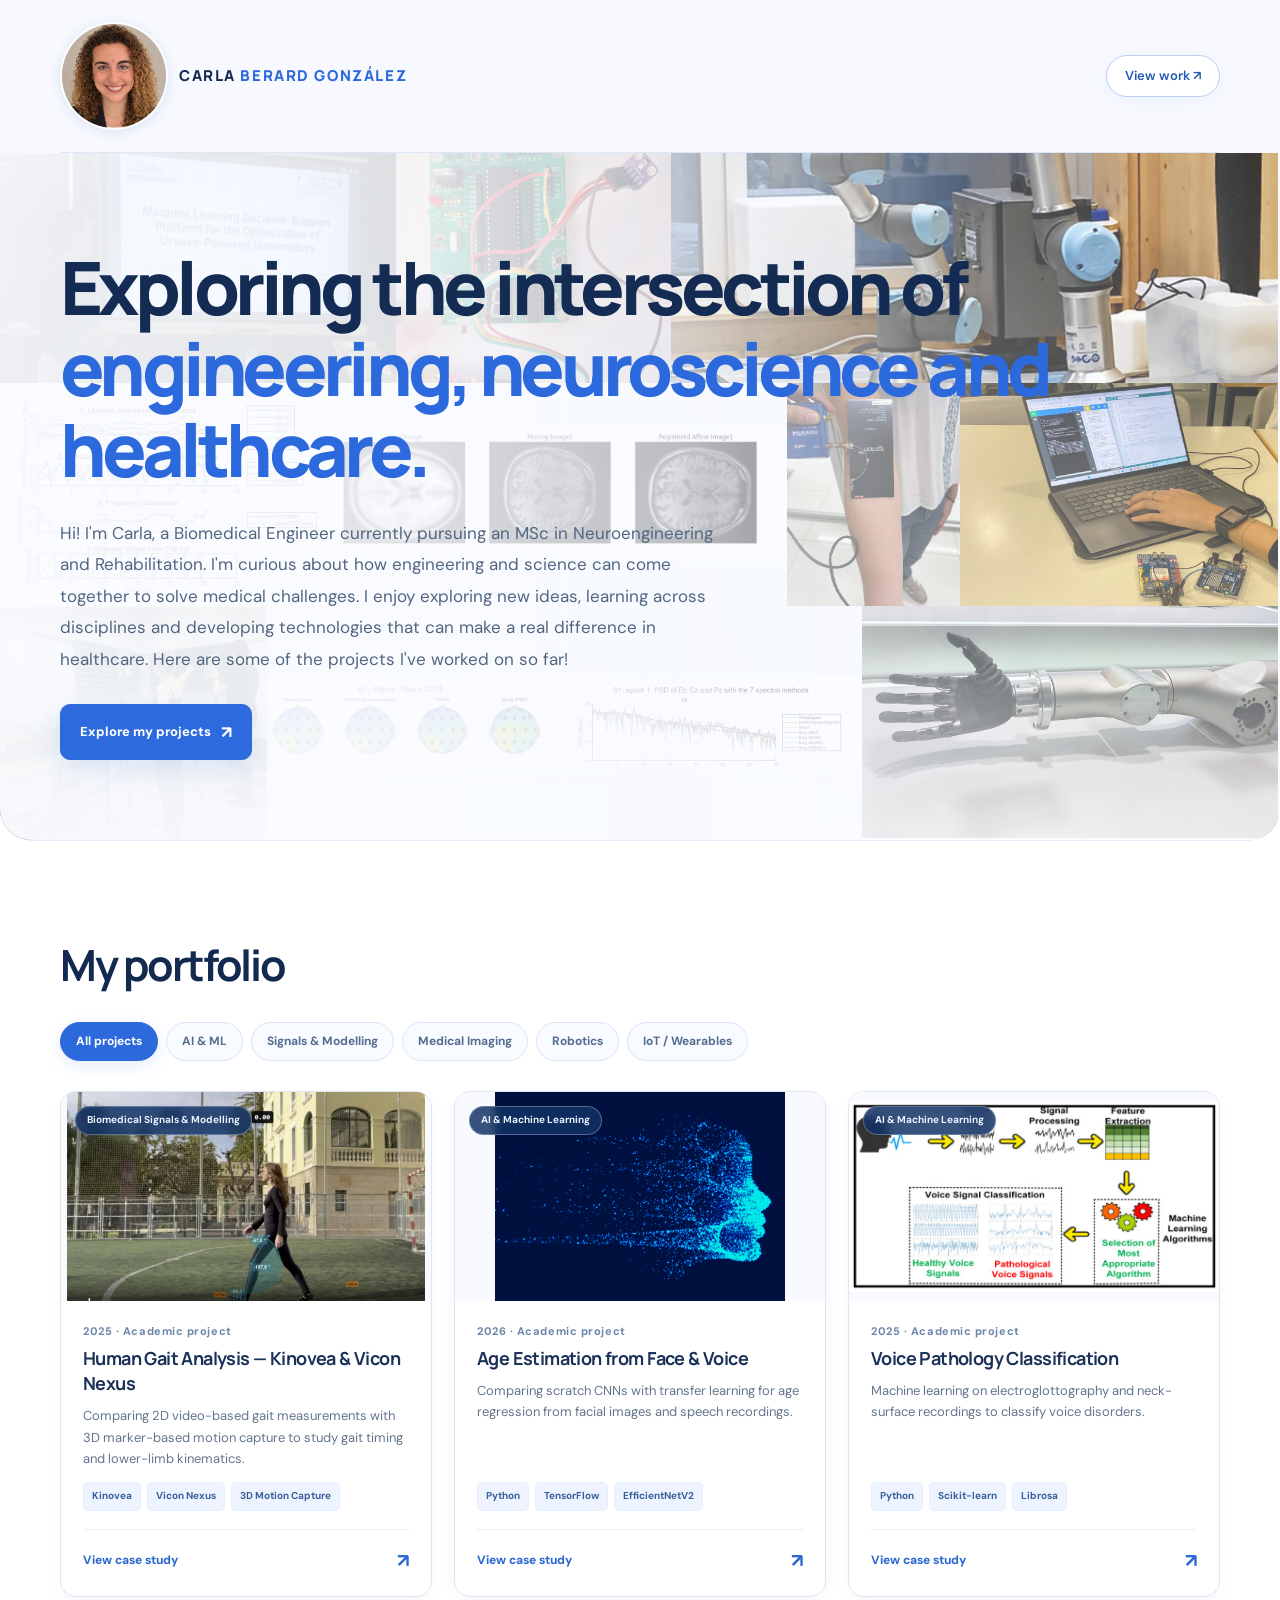
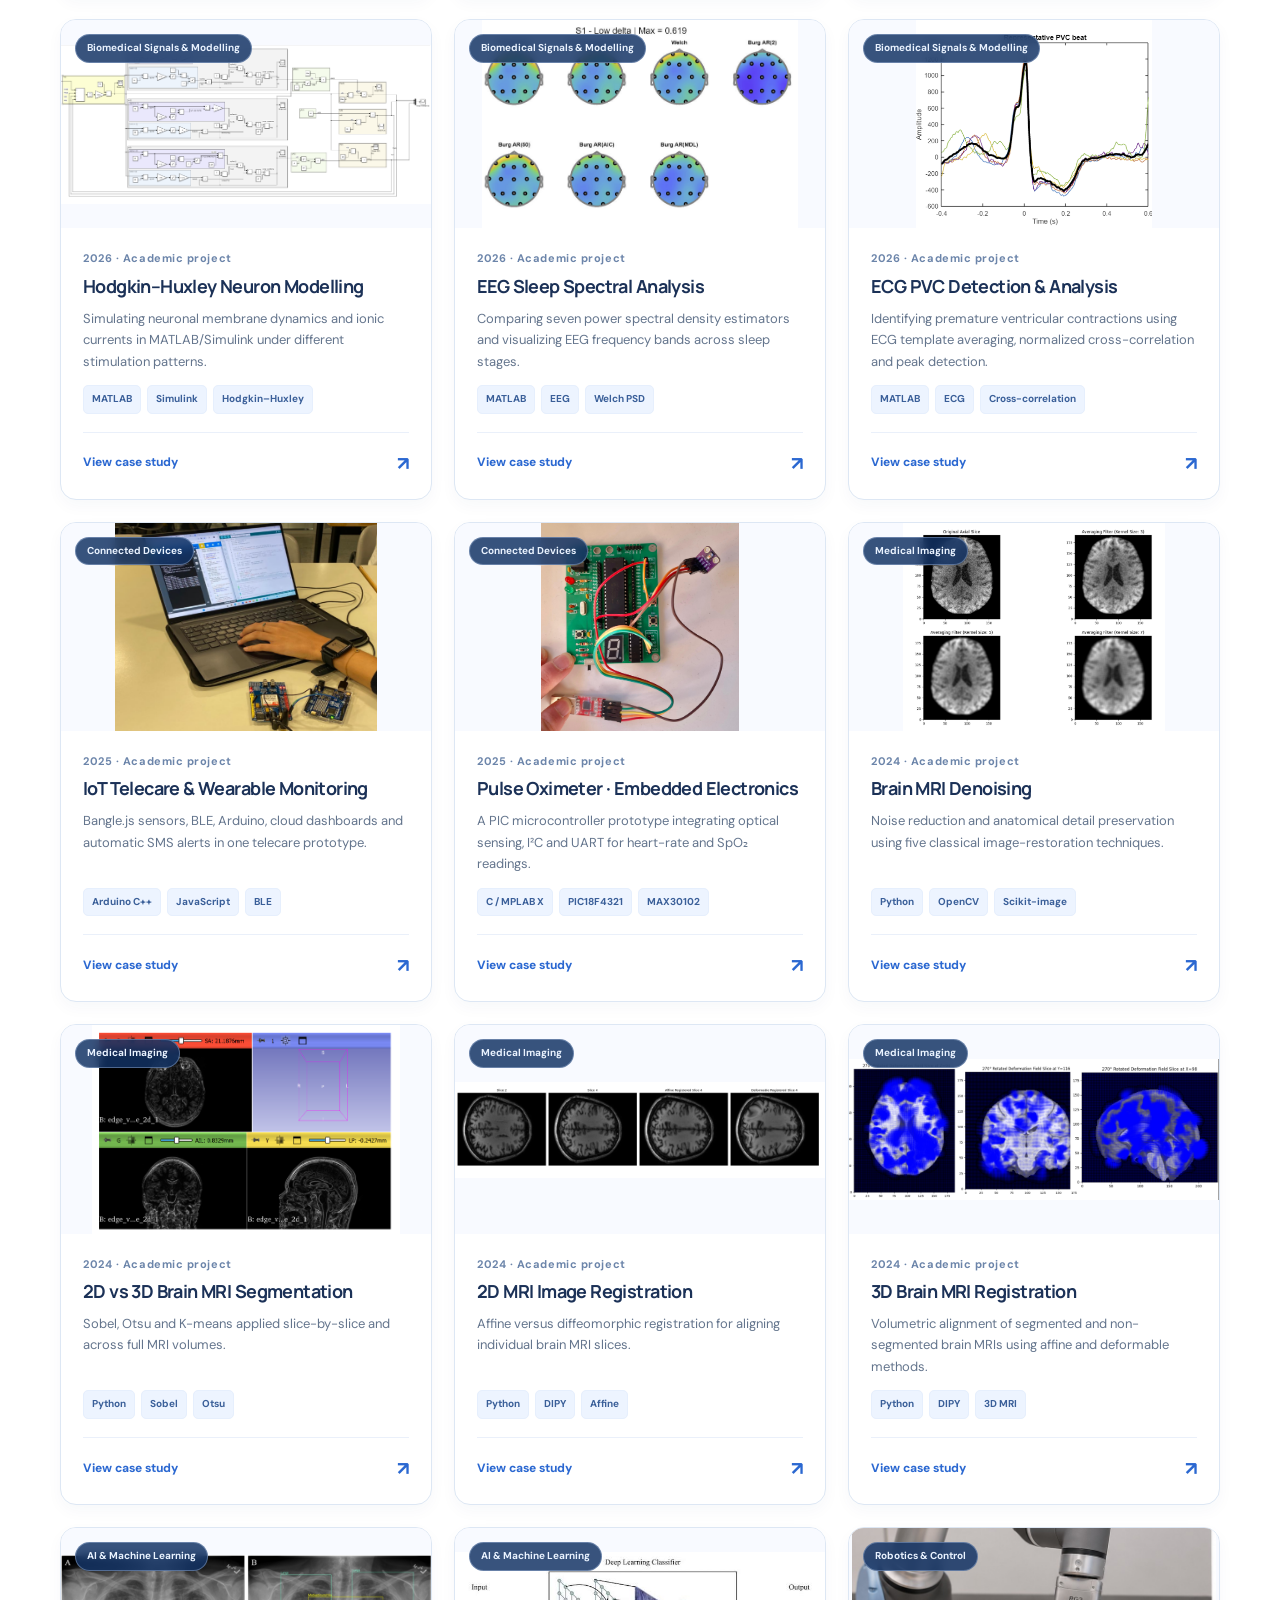
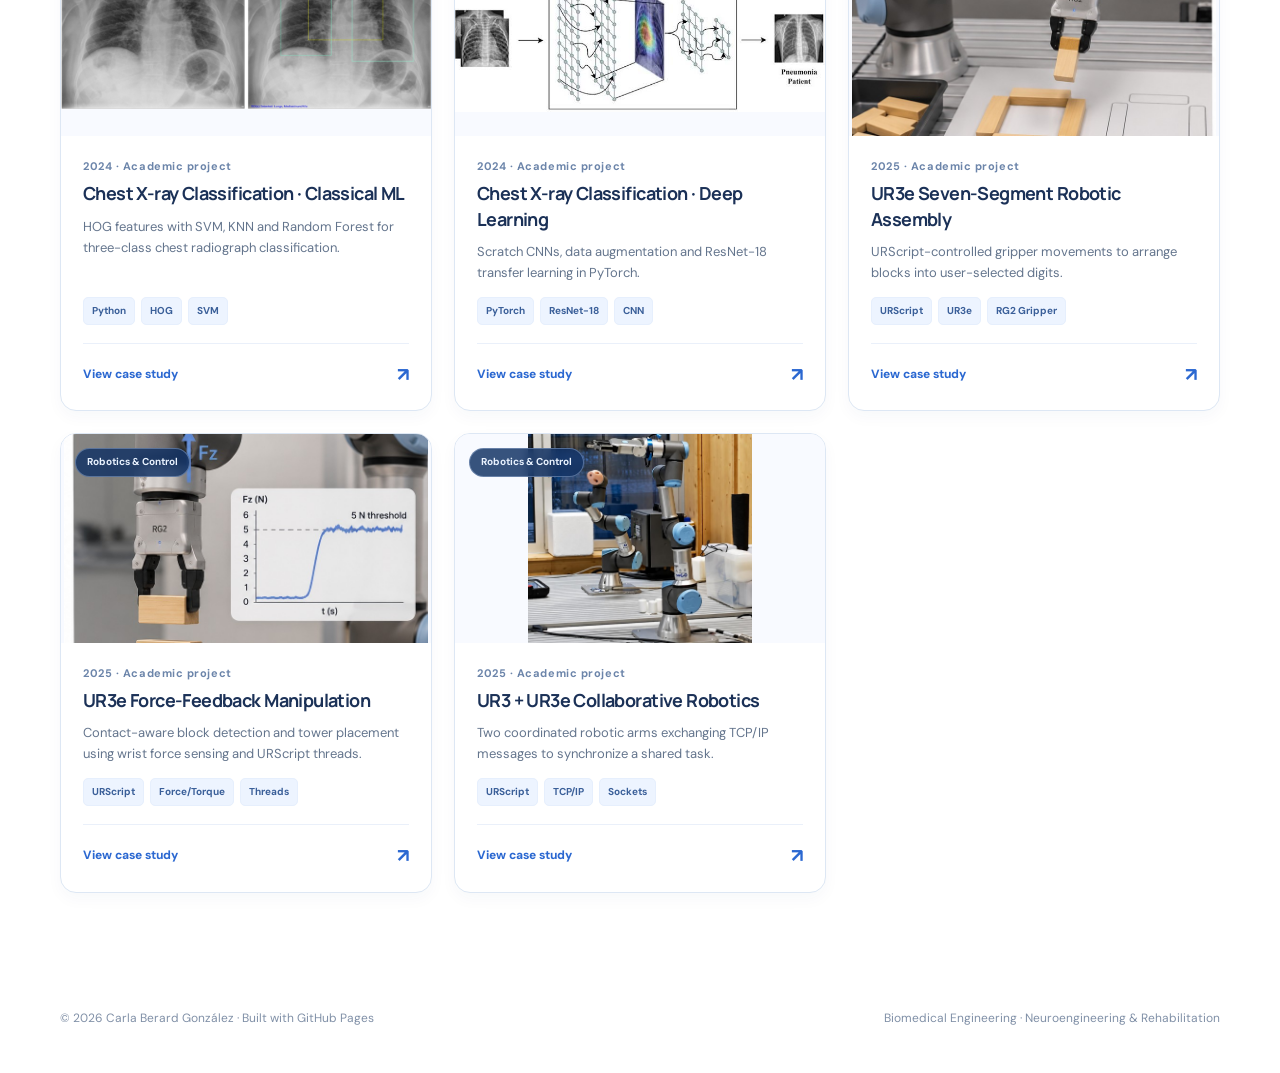
<file: index.html>
<!DOCTYPE html><html lang="en"><head><meta charset="utf-8"><meta name="viewport" content="width=device-width, initial-scale=1"><meta name="description" content="Carla Berard González — biomedical engineering portfolio featuring artificial intelligence, medical imaging, robotics and connected health projects."><title>Carla Berard González · Biomedical Engineering Portfolio</title><link rel="icon" href="favicon.svg" type="image/svg+xml"><link rel="stylesheet" href="style.css"><style>

/* Original, unretouched website selfie displayed only as a small round header photo. */
.site-nav .brand.brand-with-photo {
  display:inline-flex;align-items:center;gap:11px;white-space:nowrap;
  flex-shrink:0;min-width:0;
}
.site-nav .brand-with-photo .brand-name {display:inline-block;line-height:1.35;}
.site-nav .brand-with-photo .brand-profile-photo {
  width:108px;height:108px;flex:0 0 108px;
  border-radius:50%;object-fit:contain;object-position:center center;
  border:2px solid rgba(255,255,255,.95);
  box-shadow:0 2px 12px rgba(33,75,148,.13);
  background:#eff2f7;
}
@media(max-width:720px) {
  .site-nav .brand.brand-with-photo {gap:8px;font-size:clamp(10px,2.6vw,13px);letter-spacing:.045em;}
  .site-nav .brand-with-photo .brand-profile-photo {width:78px;height:78px;flex-basis:78px;}
}
@media(max-width:380px) {
  .site-nav .brand.brand-with-photo {font-size:10px;letter-spacing:.025em;}
  .site-nav .brand-with-photo .brand-profile-photo {width:64px;height:64px;flex-basis:64px;}
}


@media(max-width:420px) {
  .site-nav .nav-links .nav-cta {display:none;}
  .site-nav .brand.brand-with-photo {white-space:normal;}
  .site-nav .brand-with-photo .brand-name {line-height:1.2;}
}

@media(max-width:880px){.site-nav .nav-links .nav-cta{display:none!important;}}
@media(max-width:720px){.site-nav{gap:8px}.site-nav .brand.brand-with-photo{gap:9px;white-space:normal}.site-nav .brand-name{line-height:1.15}.site-nav .nav-links{gap:12px}}
@media(max-width:470px){.site-nav .brand-with-photo .brand-profile-photo{width:68px;height:68px;flex-basis:68px}.site-nav .nav-links{display:none}}

/* Exact positions from the editable PowerPoint slide 1. */
.hero-shell .portfolio-photo-section{display:block!important;position:absolute!important;inset:0!important;width:100%!important;height:100%!important;}
.hero-shell .portfolio-collage.ppt-portfolio-collage{
  display:block!important;position:relative!important;width:100%!important;height:100%!important;
  min-height:0!important;max-height:none!important;flex:none!important;
}
.hero-shell .ppt-portfolio-collage .collage-frame.ppt-tile{
  position:absolute!important;grid-area:auto!important;display:block!important;
  overflow:hidden!important;border:0!important;border-radius:0!important;
  margin:0!important;padding:0!important;box-shadow:none!important;
  background:#f9fbff!important;
}
.hero-shell .ppt-portfolio-collage .ppt-tile img{
  display:block;width:100%;height:100%;object-fit:cover!important;object-position:center center!important;
  max-height:none!important;border-radius:0!important;filter:none!important;transform:none!important;
}
.hero-shell .ppt-portfolio-collage .ppt-tile.figure img{
  object-fit:contain!important;object-position:center center!important;
}
/* On phones use a real grid rather than shrinking desktop labels into unreadable strips. */
@media(max-width:650px){
 .hero-shell .portfolio-collage.ppt-portfolio-collage{
   display:grid!important;grid-template-columns:repeat(2,minmax(0,1fr));grid-template-rows:repeat(6,minmax(0,1fr));
   gap:0!important;
 }
 .hero-shell .ppt-portfolio-collage .collage-frame.ppt-tile{
   position:relative!important;left:auto!important;top:auto!important;width:auto!important;height:auto!important;
 }
 .hero-shell .ppt-portfolio-collage .ppt-tile img{object-fit:cover!important;}
 .hero-shell .ppt-portfolio-collage .ppt-tile.figure img{object-fit:contain!important;}
}
</style></head><body><a class="skip" href="#main">Skip to content</a>
<div class="hero-shell"><header class="site-nav wrap"><a class="brand brand-with-photo" href="index.html"><img class="brand-profile-photo" src="carla-profile.png" alt="" width="108" height="108" decoding="async"><span class="brand-name">CARLA <em>BERARD GONZÁLEZ</em></span></a><nav class="nav-links" aria-label="Primary navigation"><a class="nav-cta" href="index.html#projects">View work ↗</a></nav></header><main id="main"><div class="portfolio-photo-section" aria-label="Original photographs and experimental results from biomedical engineering projects"><div class="portfolio-collage ppt-portfolio-collage"><figure class="collage-frame ppt-tile ppt-tile-1 photo" style="left:0.00000%;top:0.00000%;width:30.90278%;height:33.49999%"><img src="presentation-hd.jpg" alt="Presentation of machine-learning nanomotor research" loading="eager" decoding="async"></figure><figure class="collage-frame ppt-tile ppt-tile-2 photo" style="left:30.90278%;top:0.00000%;width:21.52778%;height:33.49999%"><img src="electronics-hd.jpg" alt="Embedded electronics circuit board" loading="eager" decoding="async"></figure><figure class="collage-frame ppt-tile ppt-tile-3 photo" style="left:52.43056%;top:0.00000%;width:47.43056%;height:33.49999%"><img src="robots-hd.jpg" alt="Collaborative UR3 and UR3e robotics" loading="eager" decoding="async"></figure><figure class="collage-frame ppt-tile ppt-tile-4 figure" style="left:0.00000%;top:33.71271%;width:26.04167%;height:32.07456%"><img src="assistive-torque-signal-hd.jpg" alt="Assistive torque and frequency adaptation signal plots" loading="eager" decoding="async"></figure><figure class="collage-frame ppt-tile ppt-tile-5 figure" style="left:26.04167%;top:39.11886%;width:35.41667%;height:21.26224%"><img src="mri-registration-comparison-hd.jpg" alt="Fixed, moving, and affine-registered brain MRI image comparison" loading="eager" decoding="async"></figure><figure class="collage-frame ppt-tile ppt-tile-6 photo" style="left:61.45833%;top:33.49999%;width:13.54167%;height:32.50000%"><img src="wearable-hd.jpg" alt="Wearable wireless antenna sensor" loading="eager" decoding="async"></figure><figure class="collage-frame ppt-tile ppt-tile-7 photo" style="left:75.00000%;top:33.49999%;width:24.86111%;height:32.50000%"><img src="coding-hd.jpg" alt="IoT hardware and programming on a laptop" loading="eager" decoding="async"></figure><figure class="collage-frame ppt-tile ppt-tile-8 photo" style="left:0.00000%;top:65.99999%;width:20.83333%;height:34.00000%"><img src="experiment-hd.jpg" alt="Experimental laboratory measurement setup" loading="eager" decoding="async"></figure><figure class="collage-frame ppt-tile ppt-tile-9 figure" style="left:20.83333%;top:75.58055%;width:23.26389%;height:14.83887%"><img src="eeg-maps-hd.jpg" alt="EEG scalp topography results" loading="eager" decoding="async"></figure><figure class="collage-frame ppt-tile ppt-tile-10 figure" style="left:44.09722%;top:75.82825%;width:23.26389%;height:14.34348%"><img src="eeg-psd-hd.jpg" alt="EEG spectral power density results" loading="eager" decoding="async"></figure><figure class="collage-frame ppt-tile ppt-tile-11 photo" style="left:67.36111%;top:65.99999%;width:32.50000%;height:33.72376%"><img src="prosthetic-hd.jpg" alt="Robotic prosthetic hand and arm" loading="eager" decoding="async"></figure></div></div><div class="hero-mosaic-wash" aria-hidden="true"></div><div class="wrap hero hero-simple"><div class="hero-content"><h1>Exploring the intersection of<br><span>engineering, neuroscience and healthcare.</span></h1><p class="lead">Hi! I'm Carla, a Biomedical Engineer currently pursuing an MSc in Neuroengineering and Rehabilitation. I'm curious about how engineering and science can come together to solve medical challenges. I enjoy exploring new ideas, learning across disciplines and developing technologies that can make a real difference in healthcare. Here are some of the projects I've worked on so far!</p><div class="hero-actions"><a class="btn btn-primary" href="#projects">Explore my projects <span class="btn-arrow">↗</span></a></div></div></div></main></div>
<section class="section" id="projects"><div class="wrap"><div class="section-heading"><div><h2>My portfolio</h2></div></div><div class="search-tools"><div class="filters" id="filters"><button class="filter active" type="button" data-filter="All" aria-pressed="true">All projects</button><button class="filter" type="button" data-filter="AI & Machine Learning">AI & ML</button><button class="filter" type="button" data-filter="Biomedical Signals & Modelling">Signals &amp; Modelling</button><button class="filter" type="button" data-filter="Medical Imaging">Medical Imaging</button><button class="filter" type="button" data-filter="Robotics & Control">Robotics</button><button class="filter" type="button" data-filter="Connected Devices">IoT / Wearables</button></div></div><div class="projects-grid" id="projectsGrid"></div><div class="empty-state" id="emptyState">No projects in this category.</div></div></section><div id="contactActions" hidden aria-hidden="true"></div><footer class="footer wrap"><span>© <span id="currentYear">2026</span> Carla Berard González · Built with GitHub Pages</span><span>Biomedical Engineering · Neuroengineering & Rehabilitation</span></footer><script src="config.js"></script><script src="projects.js"></script><script src="site.js"></script></body></html>
</file>
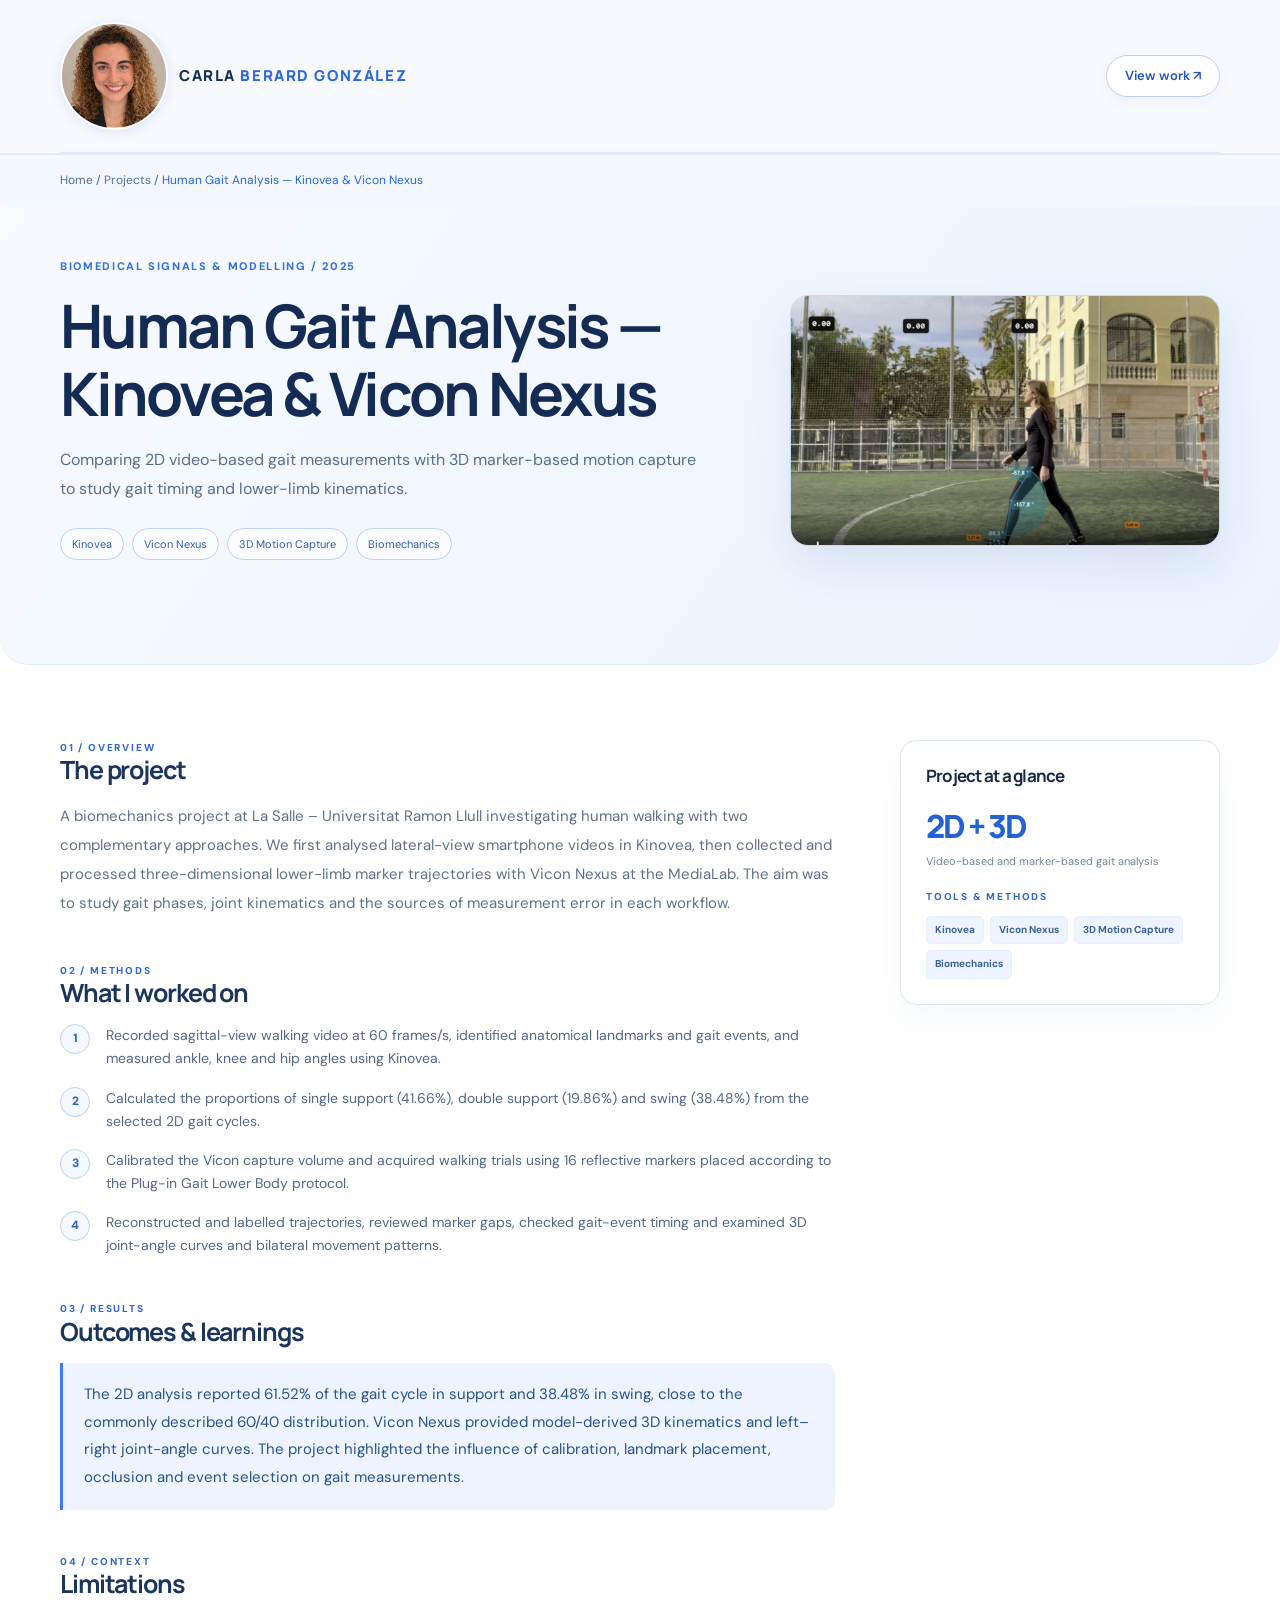
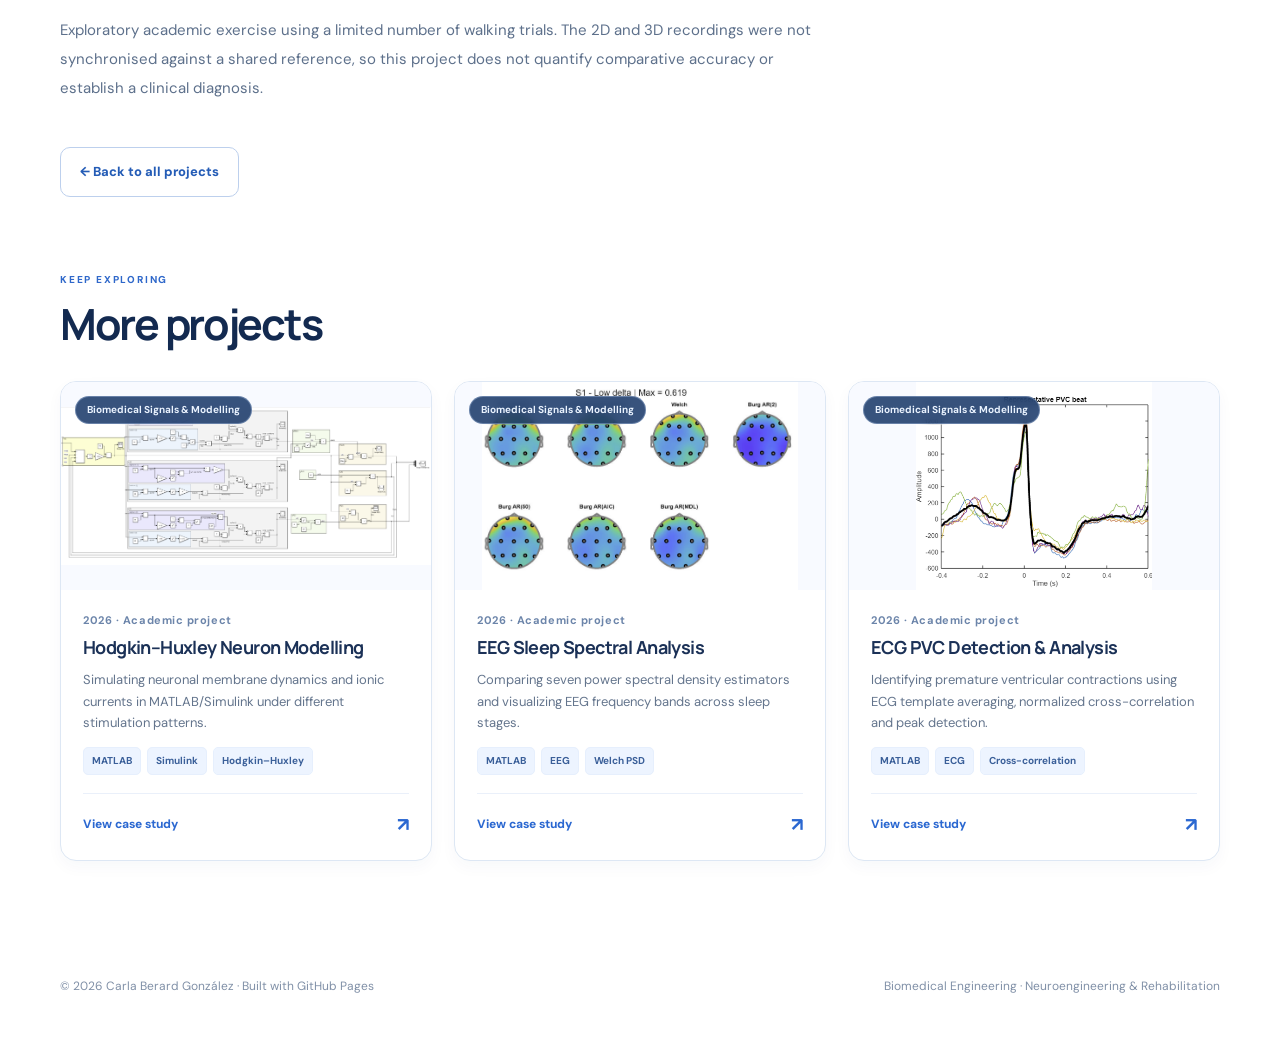
<file: project.html>
<!DOCTYPE html><html lang="en"><head><meta charset="utf-8"><meta name="viewport" content="width=device-width, initial-scale=1"><meta name="description" content="Biomedical engineering project case study by Carla Berard González."><title>Engineering Project · Carla Berard González</title><link rel="icon" href="favicon.svg" type="image/svg+xml"><link rel="stylesheet" href="style.css"><style>

/* Original, unretouched website selfie displayed only as a small round header photo. */
.site-nav .brand.brand-with-photo {
  display:inline-flex;align-items:center;gap:11px;white-space:nowrap;
  flex-shrink:0;min-width:0;
}
.site-nav .brand-with-photo .brand-name {display:inline-block;line-height:1.35;}
.site-nav .brand-with-photo .brand-profile-photo {
  width:108px;height:108px;flex:0 0 108px;
  border-radius:50%;object-fit:contain;object-position:center center;
  border:2px solid rgba(255,255,255,.95);
  box-shadow:0 2px 12px rgba(33,75,148,.13);
  background:#eff2f7;
}
@media(max-width:720px) {
  .site-nav .brand.brand-with-photo {gap:8px;font-size:clamp(10px,2.6vw,13px);letter-spacing:.045em;}
  .site-nav .brand-with-photo .brand-profile-photo {width:78px;height:78px;flex-basis:78px;}
}
@media(max-width:380px) {
  .site-nav .brand.brand-with-photo {font-size:10px;letter-spacing:.025em;}
  .site-nav .brand-with-photo .brand-profile-photo {width:64px;height:64px;flex-basis:64px;}
}


@media(max-width:420px) {
  .site-nav .nav-links .nav-cta {display:none;}
  .site-nav .brand.brand-with-photo {white-space:normal;}
  .site-nav .brand-with-photo .brand-name {line-height:1.2;}
}

@media(max-width:880px){.site-nav .nav-links .nav-cta{display:none!important;}}
@media(max-width:720px){.site-nav{gap:8px}.site-nav .brand.brand-with-photo{gap:9px;white-space:normal}.site-nav .brand-name{line-height:1.15}.site-nav .nav-links{gap:12px}}
@media(max-width:470px){.site-nav .brand-with-photo .brand-profile-photo{width:68px;height:68px;flex-basis:68px}.site-nav .nav-links{display:none}}
</style></head><body><a class="skip" href="#main">Skip to content</a><div class="hero-shell" style="border-radius:0"><header class="site-nav wrap"><a class="brand brand-with-photo" href="index.html"><img class="brand-profile-photo" src="carla-profile.png" alt="" width="108" height="108" decoding="async"><span class="brand-name">CARLA <em>BERARD GONZÁLEZ</em></span></a><nav class="nav-links" aria-label="Primary navigation"><a class="nav-cta" href="index.html#projects">View work ↗</a></nav></header></div><div class="breadcrumb"><div class="wrap"><a href="index.html">Home</a> <span> / </span> <a href="index.html#projects">Projects</a> <span> / </span> <span id="crumbTitle">Case study</span></div></div><main id="main"><div class="detail-top"><div class="wrap detail-head"><div><div class="eyebrow" id="detailCategory" style="color:#3473de"></div><h1 id="detailTitle"></h1><p id="detailShort"></p><div id="detailFacts" class="detail-facts"></div></div><div class="detail-art"><img id="detailImage" alt="Project visual"></div></div></div><div class="wrap detail-layout"><article><section class="detail-section"><div class="section-kicker">01 / Overview</div><h2>The project</h2><p id="detailSummary"></p></section><section class="detail-section"><div class="section-kicker">02 / Methods</div><h2>What I worked on</h2><ol class="approach-list" id="detailMethods"></ol></section><section class="detail-section"><div class="section-kicker">03 / Results</div><h2>Outcomes & learnings</h2><div class="result-box" id="detailOutcome"></div></section><section class="detail-section"><div class="section-kicker">04 / Context</div><h2>Limitations</h2><p id="detailNote"></p></section><a class="btn btn-outline" href="index.html#projects">← Back to all projects</a></article><aside class="detail-sidebar"><h3>Project at a glance</h3><div id="detailMetric" class="metric"></div><span id="detailMetricLabel" class="metric-label"></span><div class="section-kicker" style="margin:14px 0 10px">Tools & methods</div><div class="chips" id="detailTech"></div><a id="repoButton" class="btn btn-dark disabled" href="#" target="_blank" rel="noopener noreferrer">GitHub repository ↗</a></aside></div><section class="section related"><div class="wrap"><div class="section-heading"><div><div class="section-kicker">Keep exploring</div><h2>More projects</h2></div></div><div class="projects-grid" id="relatedProjects"></div></div></section></main><footer class="footer wrap"><span>© <span id="currentYear">2026</span> Carla Berard González · Built with GitHub Pages</span><span>Biomedical Engineering · Neuroengineering & Rehabilitation</span></footer><script src="config.js"></script><script src="projects.js"></script><script src="site.js"></script></body></html>
</file>
<file: style.css>
@import url('https://fonts.googleapis.com/css2?family=DM+Sans:wght@400;500;600;700&family=Manrope:wght@400;500;600;700;800&display=swap');
:root{--ink:#101c2b;--muted:#57667b;--paper:#f7f9fc;--line:#dae2ec;--navy:#0b1728;--cyan:#7af2dc;--white:#ffffff;--shadow:0 24px 70px rgba(10,28,45,.08)}
*{box-sizing:border-box}html{scroll-behavior:smooth}body{margin:0;background:var(--paper);color:var(--ink);font-family:'DM Sans',sans-serif;font-size:15px;line-height:1.65}a{color:inherit;text-decoration:none}button,input{font:inherit}button{cursor:pointer}.wrap{width:min(1180px,calc(100% - 56px));margin:auto}h1,h2,h3,h4,p{margin-top:0}h1,h2,h3,h4{font-family:Manrope,sans-serif;letter-spacing:-.048em;line-height:1.13}::selection{background:#8ce4d6;color:#101c2b}
.skip{position:absolute;left:-999px;top:10px;background:white;padding:8px;z-index:9}.skip:focus{left:15px}.hero-shell{background:#091727;color:#f5f9ff;position:relative;overflow:hidden;border-radius:0 0 34px 34px}.hero-shell:before{content:'';position:absolute;inset:-240px -30% -100px 45%;background:radial-gradient(circle at 40% 45%,rgba(67,166,169,.2),transparent 52%);pointer-events:none}.hero-shell:after{content:'';position:absolute;inset:0;opacity:.14;background-image:linear-gradient(rgba(255,255,255,.15) 1px,transparent 1px),linear-gradient(90deg,rgba(255,255,255,.15) 1px,transparent 1px);background-size:40px 40px;mask-image:linear-gradient(90deg,transparent 40%,black)}
.site-nav{position:relative;z-index:3;display:flex;align-items:center;justify-content:space-between;padding:23px 0;border-bottom:1px solid rgba(255,255,255,.12)}.brand{font-family:Manrope,sans-serif;font-size:15px;font-weight:800;letter-spacing:.10em;text-transform:uppercase}.brand em{font-style:normal;color:var(--cyan)}.nav-links{display:flex;gap:30px;align-items:center}.nav-links a{color:#c5d3e3;font-size:13px;font-weight:600;transition:color .2s}.nav-links a:hover,.nav-links a:focus{color:white}.nav-cta{border:1px solid rgba(255,255,255,.3);border-radius:100px;padding:9px 18px!important;color:white!important}
.hero{position:relative;z-index:2;display:grid;grid-template-columns:1.17fr .83fr;gap:55px;align-items:center;min-height:575px;padding:84px 0 95px}.eyebrow{font-size:11px;letter-spacing:.22em;font-weight:800;text-transform:uppercase;color:#468e91}.hero .eyebrow{color:#95ecd9}.hero h1{font-size:clamp(40px,5.6vw,70px);line-height:1.12;max-width:760px;margin:23px 0 23px;font-weight:800}.hero h1 span{color:#98eadb}.lead{font-size:17px;color:#b8c8d9;max-width:610px;line-height:1.85}.hero-actions{display:flex;flex-wrap:wrap;gap:12px;margin-top:30px}.btn{display:inline-flex;align-items:center;justify-content:center;gap:10px;border-radius:10px;font-size:13px;font-weight:800;padding:13px 19px;transition:transform .18s,background .18s,border .18s;border:1px solid transparent}.btn:hover{transform:translateY(-2px)}.btn-primary{background:var(--cyan);color:#081b22}.btn-primary:hover{background:#adffe8}.btn-ghost{color:#ecf5fc;border-color:rgba(255,255,255,.28)}.btn-ghost:hover{border-color:#fff}.btn-dark{color:white;background:#12253a}.btn-outline{border-color:var(--line);background:white;color:var(--ink)}.btn-arrow{font-size:17px}.hero-card{position:relative;min-height:358px;border-radius:24px;border:1px solid rgba(184,252,233,.23);background:linear-gradient(135deg,rgba(14,49,66,.9),rgba(6,23,39,.9));box-shadow:0 35px 80px rgba(1,5,12,.4);padding:22px;overflow:hidden}.hero-card:before{content:'';position:absolute;width:250px;height:250px;border:1px solid rgba(133,233,211,.22);border-radius:50%;left:50%;top:46%;transform:translate(-50%,-50%);box-shadow:0 0 0 34px rgba(133,233,211,.025),0 0 0 80px rgba(133,233,211,.025)}.hero-card-label{position:relative;z-index:1;color:#a2cbd5;font-size:11px;letter-spacing:.17em;text-transform:uppercase;font-weight:700}.hero-card svg{position:relative;z-index:1;display:block;width:100%;height:260px;margin-top:10px}.hero-card-bottom{position:absolute;z-index:1;bottom:18px;left:22px;right:22px;display:flex;justify-content:space-between;align-items:center;border-top:1px solid rgba(255,255,255,.16);padding-top:12px;color:#d0e2ef;font-size:12px}.dot-live{display:inline-block;width:7px;height:7px;background:#8bf3d2;border-radius:50%;box-shadow:0 0 0 4px rgba(143,243,218,.12);margin-right:8px}
.kpi-bar{position:relative;z-index:2;border-top:1px solid rgba(255,255,255,.12);display:flex;gap:50px;padding:24px 0 27px}.kpi{display:flex;align-items:baseline;gap:11px}.kpi strong{font-size:22px;font-weight:800;font-family:Manrope}.kpi span{color:#90a8be;font-size:12px;font-weight:600}
section.section{padding:85px 0}.section-heading{display:flex;justify-content:space-between;align-items:end;gap:30px;margin-bottom:32px}.section-heading h2{font-size:clamp(28px,4vw,43px);margin:12px 0 0}.section-heading p{max-width:410px;color:var(--muted);margin:0}.section-kicker{color:#26817b;font-size:11px;letter-spacing:.21em;font-weight:800;text-transform:uppercase}.section-alt{background:#eff3f8}.search-tools{display:flex;gap:18px;justify-content:space-between;align-items:center;margin-bottom:26px}.filters{display:flex;gap:8px;flex-wrap:wrap}.filter{border:1px solid #dbe3ed;background:white;color:#637184;border-radius:999px;padding:8px 13px;font-size:12px;font-weight:700}.filter.active{background:#142b3e;color:white;border-color:#142b3e}.filter:hover{border-color:#9aaaba}.search{width:225px;min-width:0;border:1px solid #dbe3ed;padding:10px 13px;border-radius:10px;background:white;color:#253a4b;font-size:12px}.search:focus{outline:2px solid #7de0ce;outline-offset:2px}.projects-grid{display:grid;grid-template-columns:repeat(3,minmax(0,1fr));gap:20px}.project-card{background:white;border-radius:16px;border:1px solid var(--line);overflow:hidden;box-shadow:0 3px 12px rgba(10,29,40,.02);display:flex;flex-direction:column;min-width:0;transition:transform .22s,box-shadow .22s}.project-card:hover{transform:translateY(-5px);box-shadow:var(--shadow)}.card-art{aspect-ratio:16/9;background:#0d2233;overflow:hidden;position:relative}.card-art img{display:block;width:100%;height:100%;object-fit:cover;transition:transform .5s}.project-card:hover .card-art img{transform:scale(1.04)}.card-tag{position:absolute;top:14px;left:14px;border:1px solid rgba(255,255,255,.19);background:rgba(13,23,35,.66);color:#e3edf5;backdrop-filter:blur(6px);border-radius:40px;padding:4px 9px;font-size:10px;font-weight:700}.card-content{padding:20px 21px 18px;display:flex;flex-direction:column;flex:1}.card-year{font-size:11px;color:#8c98a9;font-weight:700;letter-spacing:.05em}.card-content h3{font-size:18px;line-height:1.4;margin:6px 0 9px}.card-content p{font-size:13px;line-height:1.65;color:#607084;flex:1;margin-bottom:13px}.chips{display:flex;flex-wrap:wrap;gap:6px}.chip{display:inline-flex;color:#476277;background:#eff4f7;font-size:10px;font-weight:700;border-radius:5px;padding:5px 8px}.card-bottom{margin-top:18px;padding-top:15px;border-top:1px solid #edf0f4;display:flex;align-items:center;justify-content:space-between;font-size:12px;font-weight:800;color:#1f565b}.card-bottom span:last-child{font-size:19px}.empty-state{display:none;text-align:center;color:#66788b;padding:50px;background:white;border-radius:12px}
.about-grid{display:grid;grid-template-columns:1.07fr .93fr;gap:34px;align-items:start}.about-body{color:var(--muted);font-size:15px;line-height:1.95}.about-body p{margin-bottom:19px}.about-panel{padding:27px 30px;border-radius:18px;background:#fff;border:1px solid var(--line)}.about-panel h3{margin-bottom:19px;font-size:17px}.timeline{position:relative;display:grid;gap:17px}.timeline-entry{display:grid;grid-template-columns:72px 1fr;gap:13px;line-height:1.4}.timeline-year{font-size:11px;font-weight:800;color:#368984}.timeline-content strong{font-size:13px;display:block}.timeline-content span{color:var(--muted);font-size:12px}.skill-grid{margin-top:21px;display:grid;grid-template-columns:1fr 1fr;gap:20px}.skill-grid h4{margin-bottom:10px;font-size:12px;color:#3d6e76;letter-spacing:.08em;text-transform:uppercase}.skill-grid p{font-size:12px;color:var(--muted);line-height:1.8;margin-bottom:0}
.contact-block{padding:52px;border-radius:25px;background:#0d2234;color:white;display:grid;grid-template-columns:1fr auto;align-items:center;gap:35px;position:relative;overflow:hidden}.contact-block:before{content:'';position:absolute;right:-80px;bottom:-210px;border:1px solid rgba(94,240,204,.2);height:340px;width:340px;border-radius:50%}.contact-block h2{font-size:clamp(26px,4vw,43px);margin:10px 0 12px}.contact-block p{color:#b2c6d7;max-width:560px;margin:0}.contact-actions{position:relative;display:flex;gap:10px;flex-wrap:wrap}.footer{padding:28px 0 45px;display:flex;justify-content:space-between;gap:12px;color:#7b8a9b;font-size:12px}.footer a{color:#416f75;font-weight:700}
.breadcrumb{background:#0b1728;color:#d1dce8;padding:17px 0;font-size:12px}.breadcrumb a:hover{text-decoration:underline}.breadcrumb span{color:#6ba69f}.detail-top{background:#0b1728;color:white;padding:50px 0 80px;border-radius:0 0 30px 30px}.detail-head{display:grid;grid-template-columns:1fr 430px;gap:45px;align-items:center}.detail-head h1{font-size:clamp(36px,5vw,60px);margin:17px 0}.detail-head p{max-width:650px;color:#b9c8d6;font-size:16px;line-height:1.85}.detail-art{width:100%;border-radius:18px;overflow:hidden;box-shadow:0 30px 70px rgba(0,0,0,.2)}.detail-art img{width:100%;display:block}.detail-facts{display:flex;flex-wrap:wrap;gap:8px;margin:24px 0}.detail-facts span{font-size:11px;border-radius:20px;border:1px solid rgba(255,255,255,.23);padding:6px 11px;color:#d1ddeb}.detail-layout{display:grid;grid-template-columns:1fr 320px;gap:65px;align-items:start;padding-top:70px;padding-bottom:75px}.detail-section{margin-bottom:44px}.detail-section h2{font-size:25px;margin-bottom:17px}.detail-section p{color:var(--muted);font-size:15px;line-height:1.95}.approach-list{display:grid;gap:16px;padding:0;list-style:none}.approach-list li{display:grid;grid-template-columns:32px 1fr;gap:14px;color:#506379;font-size:14px}.approach-list .num{height:30px;width:30px;border:1px solid #cbd6de;border-radius:50%;display:grid;place-items:center;color:#27666e;font-size:12px;font-weight:800}.result-box{background:#eaf2f4;border-left:3px solid #3baca2;padding:18px 21px;border-radius:0 10px 10px 0;color:#315768;line-height:1.85}.detail-sidebar{position:sticky;top:22px;border:1px solid #dbe4e9;background:white;border-radius:16px;padding:25px;box-shadow:0 12px 38px rgba(10,21,32,.035)}.detail-sidebar h3{font-size:17px;margin-bottom:15px}.detail-sidebar .metric{font-size:32px;font-weight:800;letter-spacing:-.06em;font-family:Manrope}.detail-sidebar .metric-label{font-size:11px;color:#728397;line-height:1.5;display:block;margin:0 0 20px}.detail-sidebar .btn{width:100%;margin-top:18px}.detail-sidebar .btn.disabled{pointer-events:none;background:#dbe2e8;color:#697788}.notice{border-radius:10px;background:#f2f4f8;padding:13px 15px;color:#67778a;font-size:12px;line-height:1.65;margin-top:15px}.related{padding-top:0!important}.related .projects-grid{grid-template-columns:repeat(3,minmax(0,1fr))}
@media(max-width:1050px){.projects-grid{grid-template-columns:repeat(2,minmax(0,1fr))}.hero{gap:20px}.detail-head{grid-template-columns:1fr 350px}.detail-layout{gap:28px}}@media(max-width:720px){.wrap{width:min(100% - 32px,1180px)}.hero-shell{border-radius:0 0 22px 22px}.site-nav{padding:18px 0}.brand{font-size:13px}.nav-links{gap:12px}.nav-links a{font-size:11px}.nav-links a:nth-child(2),.nav-links a:nth-child(3){display:none}.nav-cta{padding:7px 11px!important}.hero{padding:62px 0 52px;grid-template-columns:1fr;min-height:auto}.hero h1{font-size:43px}.lead{font-size:15px}.hero-card{min-height:260px}.hero-card svg{height:215px}.kpi-bar{gap:20px;justify-content:space-between}.kpi{display:block}.kpi strong{display:block}.kpi span{font-size:10px}section.section{padding:62px 0}.section-heading{display:block}.section-heading p{margin-top:13px}.search-tools{display:block}.search{margin-top:12px;width:100%}.projects-grid{grid-template-columns:1fr}.about-grid{grid-template-columns:1fr}.contact-block{padding:28px;grid-template-columns:1fr}.footer{display:block}.detail-head{grid-template-columns:1fr}.detail-head h1{font-size:41px}.detail-top{padding:35px 0 44px}.detail-layout{grid-template-columns:1fr;padding-top:45px}.detail-sidebar{position:static}.related .projects-grid{grid-template-columns:1fr}}
@media(prefers-reduced-motion:reduce){*,*:before,*:after{scroll-behavior:auto!important;transition:none!important;animation:none!important}}


/* ============================================================
   BLUE EDITION / October 2026
   Minimal, human-centered engineering portfolio with contrast.
   Customize the main blue by editing --blue below.
   ============================================================ */
:root {
  --ink:#182a48;
  --muted:#586b86;
  --paper:#ffffff;
  --line:#dbe5f5;
  --navy:#132d5a;
  --cyan:#2f69dd;
  --blue:#2c69dc;
  --light-blue:#eef5ff;
  --mist:#f7faff;
  --white:#fff;
  --shadow:0 22px 50px rgba(30,75,139,.115);
}
body { background:var(--paper); color:var(--ink); }
::selection { background:#b5d4ff; color:#152b51; }
:focus-visible {outline:3px solid #75a9ff!important; outline-offset:4px;}
.wrap { width:min(1160px,calc(100% - 56px)); }
h1,h2,h3,h4 { letter-spacing:-.045em; }
/* Nav and hero become airy and light; the featured graphic anchors the page. */
.hero-shell {
  background:linear-gradient(116deg,#ffffff 8%,#f4f8ff 62%,#eaf3ff 100%);
  color:var(--ink);
  border-radius:0 0 32px 32px;
  border-bottom:1px solid #e3ecfa;
}
.hero-shell:before {inset:-210px -20% -110px 43%;background:radial-gradient(circle at 48% 44%,rgba(90,148,247,.23),transparent 57%);}
.hero-shell:after { opacity:.10; background-image:linear-gradient(rgba(47,100,177,.20) 1px,transparent 1px),linear-gradient(90deg,rgba(47,100,177,.20) 1px,transparent 1px); background-size:38px 38px;mask-image:linear-gradient(90deg,transparent 48%,black); }
.site-nav {border-bottom:1px solid #dce8f7; padding:22px 0;}
.brand {font-size:15px;color:#142b52;letter-spacing:.105em;}
.brand em {color:var(--blue);}
.nav-links a {color:#536784;}
.nav-links a:hover,.nav-links a:focus {color:var(--blue);}
.nav-links .nav-cta {border-color:#bdcfee;color:#2357b4!important;background:#fff;box-shadow:0 4px 14px rgba(35,90,179,.05);}
.nav-links .nav-cta:hover {background:#eaf3ff;border-color:#78a5f1;}
.hero {grid-template-columns:1.10fr .90fr;gap:64px;min-height:535px;padding:77px 0 76px;}
.eyebrow,.hero .eyebrow,.section-kicker {color:#2f68ca;letter-spacing:.15em;}
.hero .eyebrow {display:inline-flex;align-items:center;gap:10px;background:#e8f1ff;border:1px solid #d5e5ff;padding:8px 13px;border-radius:999px;letter-spacing:.13em;font-size:10px;}
.hero .eyebrow:before {content:"";display:block;width:7px;height:7px;border-radius:50%;background:#3b7ef4;box-shadow:0 0 0 4px rgba(59,126,244,.13);}
.hero h1 {color:#142c53;font-size:clamp(43px,5.4vw,70px);letter-spacing:-.064em;line-height:1.09;margin:23px 0;max-width:760px;}
.hero h1 span {color:#2b69dc;}
.lead {color:#526681;font-size:16px;max-width:550px;line-height:1.9;}
.hero-actions {margin-top:32px;}
.btn {border-radius:10px;box-shadow:none;}
.btn-primary {background:#2d6add;color:#fff;border-color:#2d6add;box-shadow:0 9px 24px rgba(45,106,221,.14);}
.btn-primary:hover {background:#174eae;border-color:#174eae;color:#fff;}
.btn-ghost {color:#235cbf;border:1px solid #c9dafa;background:#fff;}
.btn-ghost:hover {border-color:#71a3f5;background:#f2f7ff;}
.btn-dark {background:#1b3971;color:#fff;}
.btn-dark:hover {background:#2856a7;}
.btn-outline {border-color:#bdd0ed;color:#245cb6;background:#fff;}
.btn-outline:hover {background:#edf4ff;}
.hero-card {
  min-height:345px;
  border-radius:23px;
  background:linear-gradient(142deg,#1c458c 0%,#102d61 57%,#0b2248 100%);
  border:1px solid #81a7dd;
  box-shadow:0 26px 55px rgba(31,74,142,.2), 0 6px 12px rgba(40,79,126,.09);
  transform:rotate(1deg);
  transition:transform .35s,box-shadow .35s;
}
.hero-card:hover {transform:rotate(0deg) translateY(-4px);box-shadow:0 30px 68px rgba(31,74,142,.23);}
.hero-card:before {border-color:rgba(177,210,255,.24);box-shadow:0 0 0 34px rgba(146,190,255,.035),0 0 0 80px rgba(146,190,255,.023);}
.hero-card-label {color:#c8dcff;font-size:10px;}
.hero-card-bottom {color:#d5e6ff;border-color:rgba(224,237,255,.25);}
.dot-live {background:#9dc5ff;box-shadow:0 0 0 4px rgba(157,197,255,.17);}
.kpi-bar {border-top:1px solid #dfebfa;gap:48px;padding:19px 0 24px;}
.kpi strong {color:#1e53b5;font-size:22px;}
.kpi span {color:#71829d;font-size:12px;}
/* Section rhythm and project gallery */
section.section {padding:88px 0;}
#projects {background:#fff;}
.section-heading h2 {color:#132a50;letter-spacing:-.053em;}
.section-heading p {color:#63758f;}
.section-kicker {font-size:10px;letter-spacing:.18em;}
.search-tools {gap:20px;margin-bottom:30px;}
.filter {border:1px solid #dbe5f4;background:#f8fbff;color:#556d90;padding:9px 15px;transition:background .2s,border .2s,color .2s;}
.filter.active {color:#fff;background:#2c69dc;border-color:#2c69dc;box-shadow:0 5px 16px rgba(44,105,220,.13);}
.filter:hover {border-color:#7badef;color:#275db3;}
.filter.active:hover {color:#fff;}
.search {border-color:#d9e5f6;background:#f8fbff;border-radius:11px;padding:11px 14px;}
.search:focus {outline:2px solid #80adf7;}
.projects-grid {gap:22px;}
.project-card {border-radius:16px;border:1px solid #dde7f4;box-shadow:0 6px 16px rgba(31,69,122,.035);}
.project-card:hover {transform:translateY(-5px);border-color:#acc9f4;box-shadow:0 22px 44px rgba(43,94,177,.11);}
.card-art {background:#112950;}
.card-tag {background:rgba(18,51,101,.84);border:1px solid rgba(195,218,250,.35);color:#eaf3ff;backdrop-filter:blur(5px);font-size:10px;padding:5px 11px;}
.card-content {padding:21px 22px 20px;}
.card-content h3 {color:#1b3157;font-size:18px;letter-spacing:-.033em;}
.card-content p {color:#64758d;}
.card-year {color:#6c85aa;}
.chip {background:#edf4ff;color:#3a5f99;border:1px solid #e6effd;border-radius:5px;padding:5px 8px;}
.card-bottom {border-color:#eaf0fa;color:#2b68d1;}
.empty-state {background:#f3f7ff;}
/* About: elegant tinted strip with editorial-style typography */
.section-alt {background:#f2f7ff;border-top:1px solid #e6eefb;border-bottom:1px solid #e6eefb;}
.about-body {color:#586e8b;}
.about-panel {border:1px solid #dce7f8;box-shadow:0 18px 40px rgba(44,93,156,.055);border-radius:18px;}
.about-panel h3 {color:#1a3258;}
.timeline-year {color:#2867d5;}
.timeline-content strong {color:#243c62;}
.skill-grid h4 {color:#2a61be;}
/* Contact intentionally deep blue for a bit of punch and visual closure. */
.contact-block {background:linear-gradient(110deg,#163b7e,#0f2b60 72%,#0b2350);border:1px solid #295599;border-radius:21px;box-shadow:0 18px 42px rgba(15,49,108,.10);}
.contact-block:before {border-color:rgba(162,202,255,.35);box-shadow:0 0 0 38px rgba(175,211,255,.025),0 0 0 87px rgba(175,211,255,.02);}
.contact-block h2 {color:#fff;}
.contact-block p {color:#c3d7f4;}
.contact-block .btn-primary {background:#fff;border-color:#fff;color:#174a9d;box-shadow:none;}
.contact-block .btn-primary:hover {background:#eaf3ff;}
.contact-block .btn-ghost {background:transparent;color:#e9f2ff;border-color:rgba(235,245,255,.35);}
.contact-block .btn-ghost:hover {background:rgba(255,255,255,.12);}
.footer {color:#8090a7;}
.footer a {color:#2d67c7;}
/* Project detail: keep the split layout, soften it for readability. */
.breadcrumb {background:#f3f7ff;color:#567096;border-top:1px solid #e1e9f7;padding:16px 0;}
.breadcrumb span {color:#2866cf;}
.detail-top {background:linear-gradient(125deg,#f7faff 0%,#eaf3ff 100%);color:#172f58;border-bottom:1px solid #dfe9f7;border-radius:0 0 28px 28px;}
.detail-head h1 {color:#142c53;}
.detail-head p {color:#586e8d;}
.detail-art {border:1px solid #c8d9f3;box-shadow:0 20px 48px rgba(35,77,137,.11);}
.detail-facts span {border:1px solid #bcd2f6;color:#3060a6;background:rgba(255,255,255,.6);}
.detail-layout {padding-top:75px;}
.detail-section h2 {color:#1b355c;}
.detail-section p {color:#5d708b;}
.approach-list li {color:#50678a;}
.approach-list .num {border-color:#bcd2f2;color:#2c65c6;background:#f4f8ff;}
.result-box {background:#edf4ff;border-left:3px solid #3b7bed;color:#28528b;}
.detail-sidebar {border-color:#dbe6f6;box-shadow:0 14px 35px rgba(43,93,159,.045);}
.detail-sidebar .metric {color:#2462d1;}
.detail-sidebar .metric-label {color:#71839d;}
.detail-sidebar .btn.disabled {background:#dce5f4;color:#6f81a0;}
.notice {background:#f3f7fd;color:#71839b;}
@media(max-width:1050px){.hero{gap:36px}}
@media(max-width:720px){
  .wrap{width:min(100% - 36px,1180px)}
  .hero-shell{border-radius:0 0 24px 24px}
  .site-nav{padding:17px 0}
  .hero{grid-template-columns:1fr;padding:52px 0 42px;gap:32px}
  .hero h1{font-size:clamp(39px,10vw,56px)}
  .lead{font-size:15px}
  .hero-card{transform:none;min-height:280px}
  .hero-card:hover{transform:translateY(-3px)}
  .kpi-bar{gap:11px}
  .kpi strong{font-size:20px}
  section.section{padding:65px 0}
  .contact-block{padding:32px}
  .detail-top{padding:37px 0 50px}
  .detail-head h1{font-size:38px}
}

/* v2 — reduced, editorial hero without right-hand artwork */
.hero.hero-simple {
  display:block;
  min-height:0;
  padding:92px 0 98px;
}
.hero-simple .hero-content {max-width:980px;}
.hero-simple h1 {max-width:1040px;font-size:clamp(48px,5.75vw,78px);line-height:1.1;letter-spacing:-.062em;margin:25px 0 28px;}
.hero-simple .lead {max-width:675px;font-size:17px;line-height:1.85;}
.hero-simple .hero-actions {margin-top:29px;}
.hero-shell:before {inset:-50px -10% -90px 26%;background:radial-gradient(ellipse at 84% 40%,rgba(91,145,240,.14),transparent 62%);}
.hero-shell:after {opacity:.05;mask-image:linear-gradient(90deg,transparent 52%,black);}
@media(max-width:720px){
 .hero.hero-simple {padding:62px 0 60px;}
 .hero-simple h1 {font-size:clamp(39px,9.6vw,54px);line-height:1.11;letter-spacing:-.055em;}
 .hero-simple .lead {font-size:15px;}
}

/* Header photo collage: every file is an exact, unmodified copy of the user photograph.
   The browser uses object-fit: contain; no crop, filters, retouching or colour effects. */
.portfolio-photo-section{position:relative;z-index:2;margin-top:-8px;padding-bottom:28px;}
.portfolio-collage{display:grid;grid-template-columns:repeat(12,minmax(0,1fr));grid-template-rows:repeat(4,116px);gap:10px;}
.collage-frame{margin:0;min-width:0;min-height:0;overflow:hidden;border-radius:13px;background:#fff;border:1px solid #d4e3f7;box-shadow:0 8px 20px rgba(19,55,110,.055);}
.collage-frame img{display:block;width:100%;height:100%;object-fit:contain;object-position:center;}
.collage-portrait{grid-column:1/4;grid-row:1/5;}
.collage-code{grid-column:4/8;grid-row:1/3;}
.collage-lab{grid-column:8/11;grid-row:1/3;}
.collage-mri{grid-column:11/13;grid-row:1/3;}
.collage-robots{grid-column:4/7;grid-row:3/5;}
.collage-circuit{grid-column:7/9;grid-row:3/5;}
.collage-wearable{grid-column:9/11;grid-row:3/5;}
.collage-conference{grid-column:11/13;grid-row:3/5;}
.collage-filmstrip{display:grid;grid-template-columns:repeat(4,minmax(0,1fr));gap:10px;margin-top:10px;height:142px;}
.hero.hero-simple{padding-bottom:55px;}
@media(max-width:900px){
 .portfolio-collage{grid-template-rows:repeat(4,94px);gap:7px}
 .collage-filmstrip{height:113px;gap:7px;margin-top:7px}
 .collage-frame{border-radius:10px}
}
@media(max-width:640px){
 .hero.hero-simple{padding-bottom:34px}
 .portfolio-collage{grid-template-columns:repeat(6,minmax(0,1fr));grid-template-rows:repeat(6,103px);gap:8px}
 .collage-portrait{grid-column:1/4;grid-row:1/4}
 .collage-code{grid-column:4/7;grid-row:1/3}
 .collage-lab{grid-column:4/7;grid-row:3/4}
 .collage-robots{grid-column:1/4;grid-row:4/6}
 .collage-mri{grid-column:4/7;grid-row:4/6}
 .collage-circuit{grid-column:1/3;grid-row:6/7}
 .collage-wearable{grid-column:3/5;grid-row:6/7}
 .collage-conference{grid-column:5/7;grid-row:6/7}
 .collage-filmstrip{grid-template-columns:repeat(2,minmax(0,1fr));height:auto;grid-auto-rows:108px}
}

/* Header polish: compact hero without badge; full surname fits smaller screens. */
.hero.hero-simple {padding-top:74px;}
.hero-simple h1 {margin-top:0;}
@media (max-width:720px) {
  .site-nav .brand {font-size:clamp(10px,2.7vw,13px);letter-spacing:.055em;}
  .hero.hero-simple {padding-top:48px;}
}
@media (max-width:560px) {
  .site-nav .nav-links > a:first-child {display:none;}
}

/* Personal project images are displayed uncropped and without visual filters or zoom. */
.card-art {background:#f8faff;}
.card-art img {object-fit:contain;object-position:center;transform:none!important;filter:none!important;}
.project-card:hover .card-art img {transform:none!important;}
.detail-art {background:#f8faff;}
.detail-art img {width:100%;height:auto;object-fit:contain;filter:none;transform:none;}


/* NOVEMBER 2026 — HERO PHOTO MOSAIC: original images, no photo frames.
   The actual photo files are never modified. A translucent gradient on top
   of the photographic layer preserves the legibility of the headline. */
.hero-shell{background:#f7f9ff;isolation:isolate;overflow:hidden;}
.hero-shell::before,.hero-shell::after{display:none!important;}
.hero-shell main{position:relative;isolation:isolate;}
.hero-shell .portfolio-photo-section{
  position:absolute;inset:0 0 0 0;z-index:0;width:100%;height:100%;
  max-width:none;margin:0;padding:0;overflow:hidden;pointer-events:none;
  display:flex;flex-direction:column;
}
.hero-shell .portfolio-collage{
  display:grid;flex:1 1 auto;min-height:0;
  grid-template-columns:repeat(12,minmax(0,1fr));
  grid-template-rows:repeat(4,minmax(0,1fr));
  gap:0!important;margin:0!important;padding:0!important;
}
.hero-shell .collage-filmstrip{
  display:grid;flex:0 0 22%;min-height:0;
  grid-template-columns:repeat(4,minmax(0,1fr));
  grid-template-rows:minmax(0,1fr);gap:0!important;margin:0!important;
  width:100%;height:auto!important;padding:0!important;
}
.hero-shell .collage-frame{
  border:0!important;outline:0!important;border-radius:0!important;
  box-shadow:none!important;margin:0!important;padding:0!important;
  min-width:0;min-height:0;overflow:hidden;
  background:transparent!important;
}
.hero-shell .collage-frame img{
  display:block;width:100%;height:100%;object-fit:cover!important;
  object-position:center;filter:none!important;transform:none!important;
}
.hero-mosaic-wash{
  position:absolute;inset:0;z-index:1;pointer-events:none;
  background:linear-gradient(90deg,
    rgba(249,251,255,.94) 0%,
    rgba(249,251,255,.88) 30%,
    rgba(246,249,255,.71) 53%,
    rgba(246,249,255,.25) 76%,
    rgba(245,249,255,.12) 100%),
    linear-gradient(180deg,rgba(255,255,255,.08) 0%,rgba(255,255,255,.22) 74%,rgba(255,255,255,.75) 100%);
}
.hero-shell .hero.hero-simple{position:relative;z-index:2;min-height:685px;padding-top:94px;padding-bottom:80px;}
.hero-shell .hero-simple .hero-content{max-width:1080px;}
.hero-shell .hero-simple h1{max-width:1130px;}
.hero-shell .kpi-bar{position:relative;z-index:2;}
@media(max-width:900px){
  .hero-shell .hero.hero-simple{min-height:630px;padding:84px 0 82px;}
  .hero-shell .portfolio-collage{grid-template-rows:repeat(4,minmax(0,1fr));}
  .hero-mosaic-wash{background:linear-gradient(90deg,rgba(249,251,255,.94),rgba(249,251,255,.78) 58%,rgba(249,251,255,.5)),linear-gradient(180deg,rgba(255,255,255,.1),rgba(255,255,255,.72));}
}
@media(max-width:640px){
  .hero-shell .hero.hero-simple{min-height:630px;padding-top:82px;padding-bottom:78px;}
  .hero-shell .portfolio-collage{
     grid-template-columns:repeat(6,minmax(0,1fr));
     grid-template-rows:repeat(6,minmax(0,1fr));
  }
  .hero-shell .collage-filmstrip{flex-basis:23%;grid-template-columns:repeat(4,minmax(0,1fr));grid-template-rows:minmax(0,1fr);}
  .hero-mosaic-wash{background:linear-gradient(90deg,rgba(249,251,255,.92),rgba(249,251,255,.79)),linear-gradient(180deg,rgba(255,255,255,.14),rgba(255,255,255,.8));}
  .hero-shell .hero-simple h1{font-size:clamp(38px,9vw,53px);}
  .hero-shell .hero-simple .lead{max-width:100%;}
}
</file>
